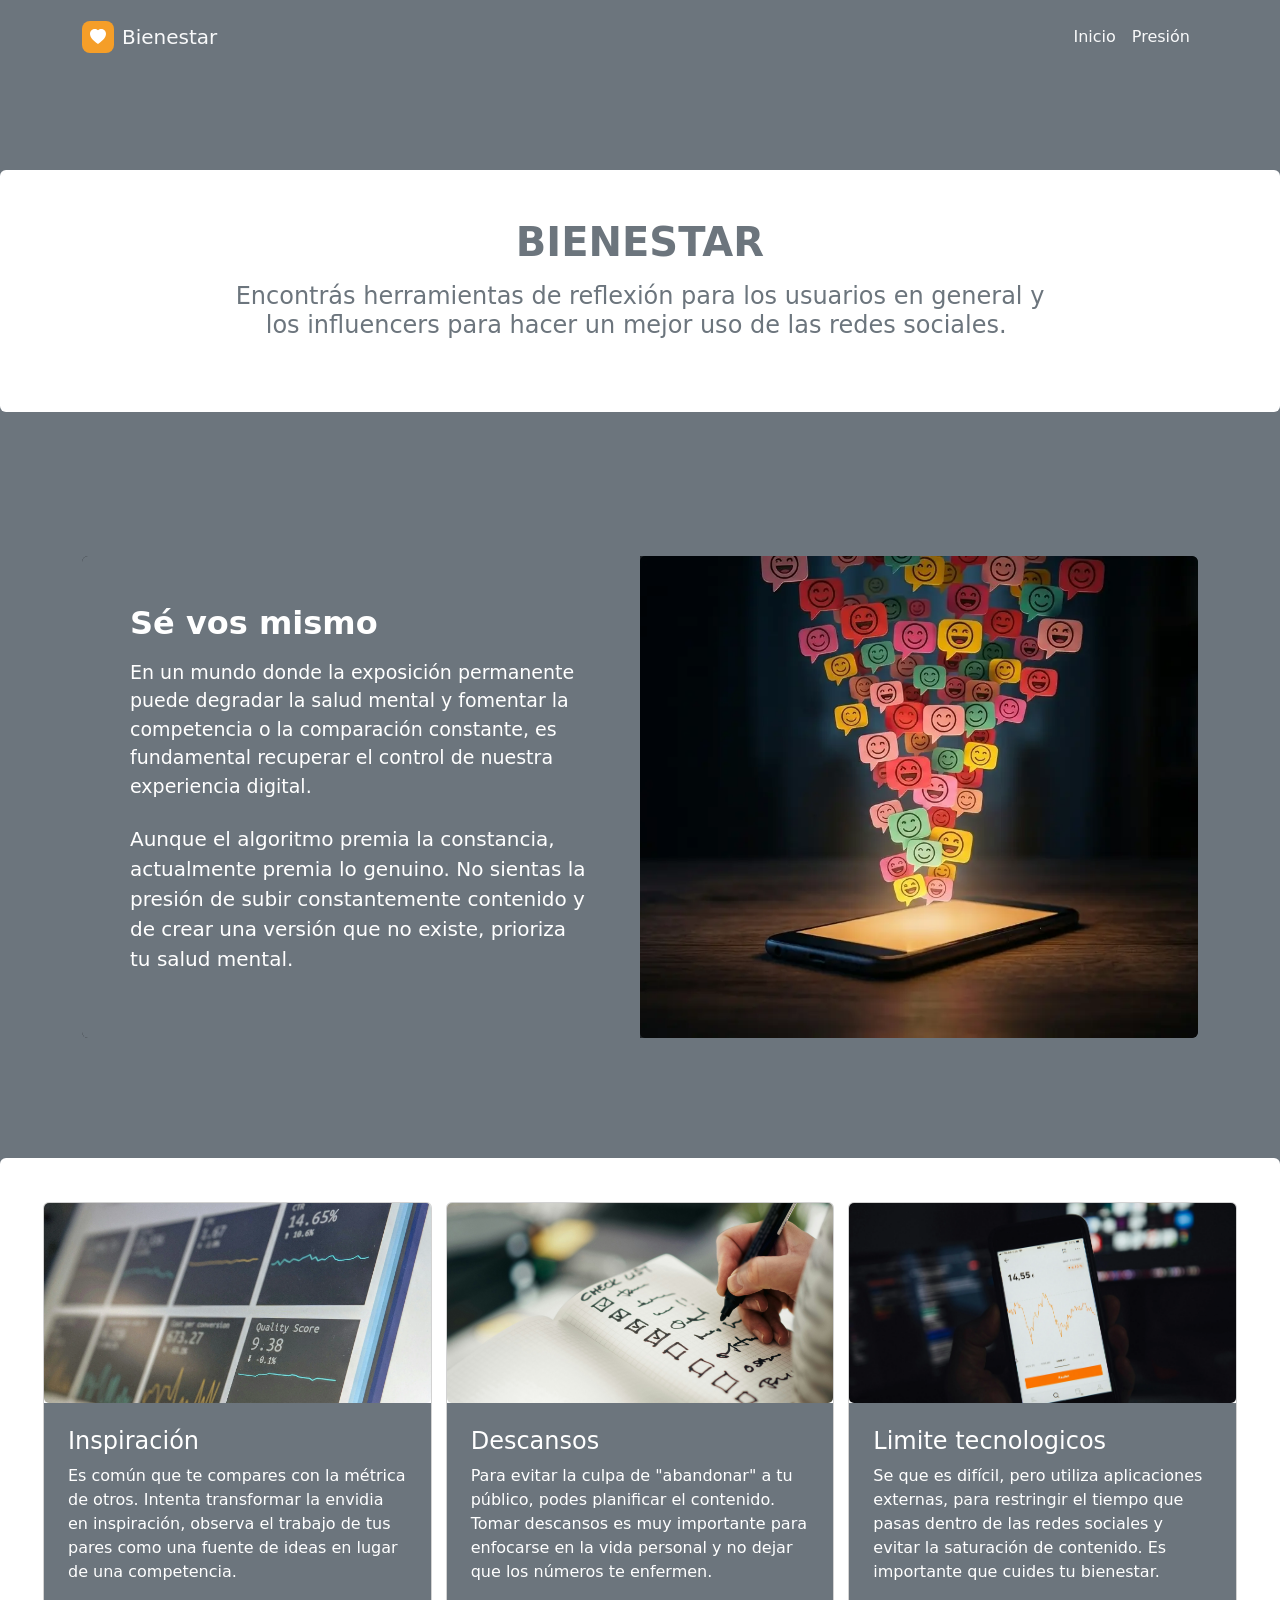
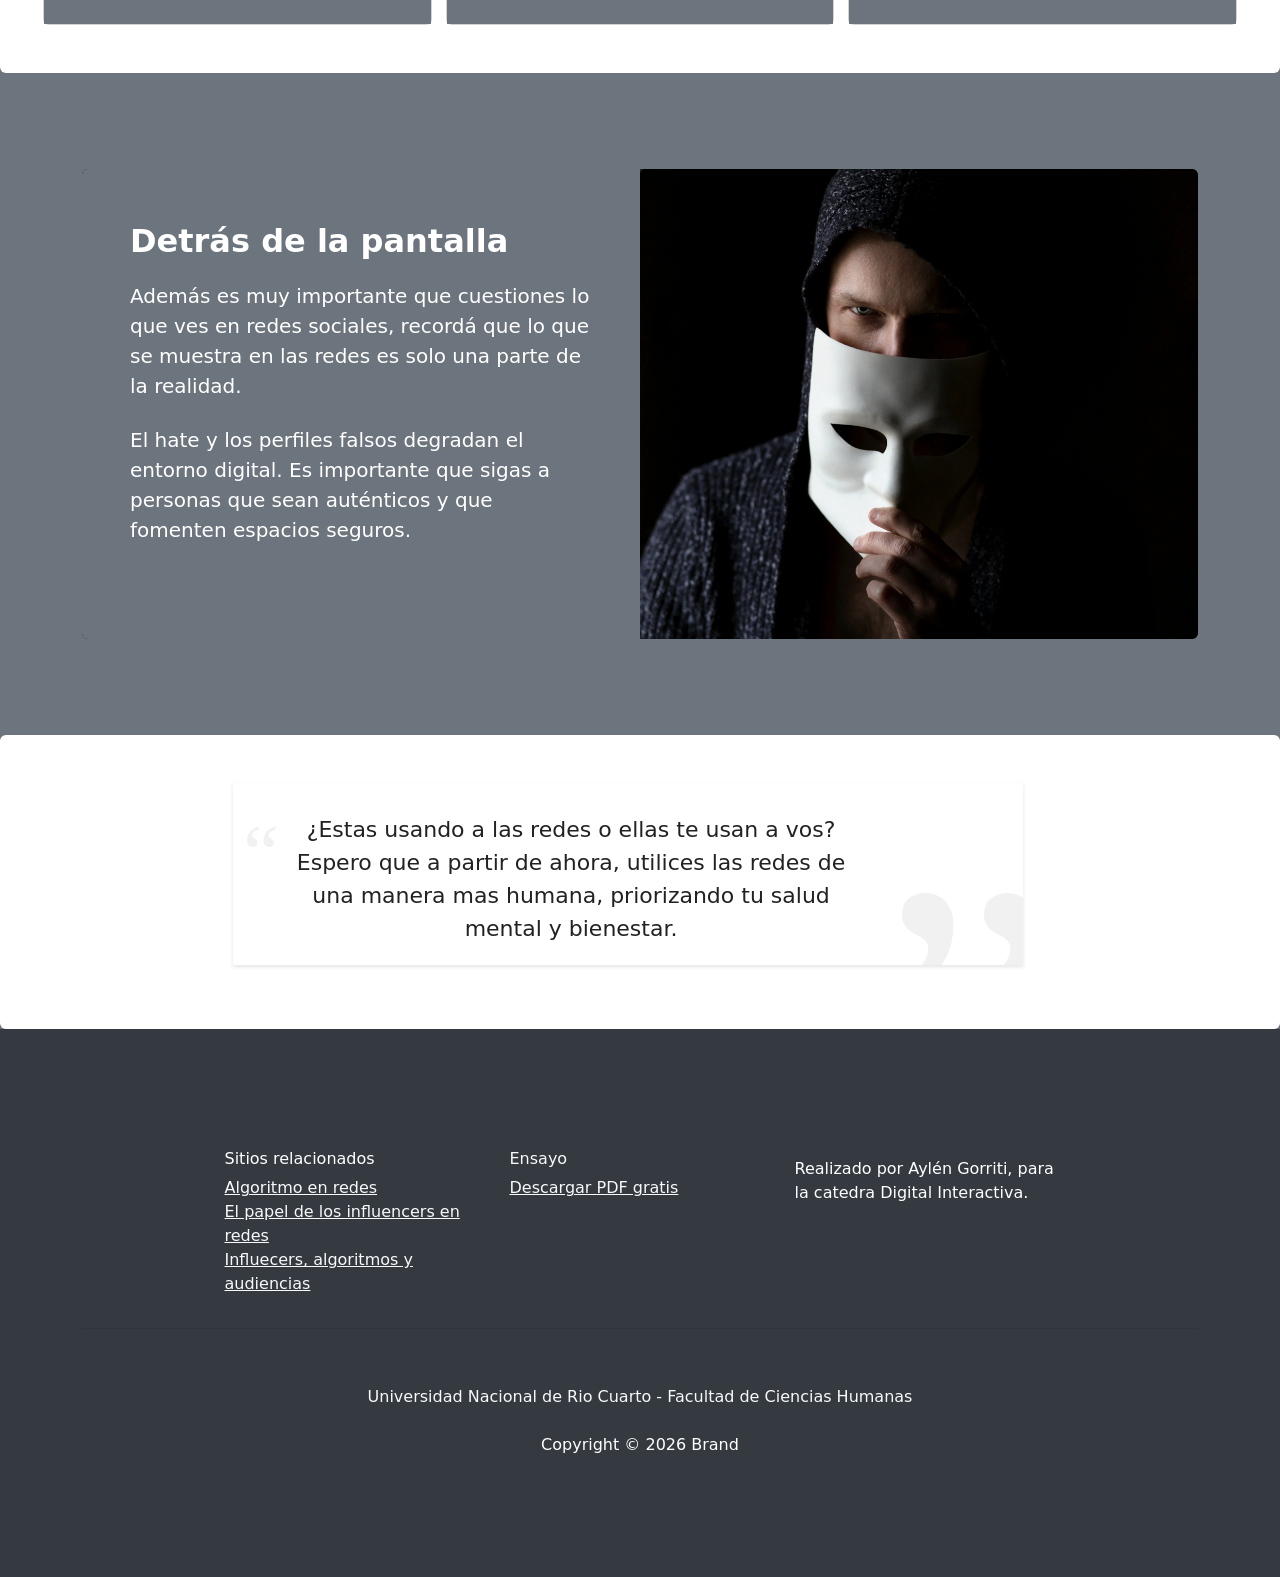
<file: bienestar.html>
<!DOCTYPE html>
<html data-bs-theme="light" lang="en">

<head>
    <meta charset="utf-8">
    <meta name="viewport" content="width=device-width, initial-scale=1.0, shrink-to-fit=no">
    <title>La era de los influencers</title>
    <link rel="icon" type="image/png" sizes="128x128" href="assets/img/fav-128.png">
    <link rel="stylesheet" href="assets/bootstrap/css/bootstrap.min.css">
    <link rel="stylesheet" href="https://fonts.googleapis.com/css?family=Alfa+Slab+One&amp;display=swap">
    <link rel="stylesheet" href="https://fonts.googleapis.com/css?family=Cookie&amp;display=swap">
    <link rel="stylesheet" href="https://fonts.googleapis.com/css?family=Roboto&amp;display=swap">
    <link rel="stylesheet" href="assets/css/bss-overrides.css">
    <link rel="stylesheet" href="assets/css/Animation-Cards-_app.css">
    <link rel="stylesheet" href="assets/css/Animation-Cards.css">
    <link rel="stylesheet" href="assets/css/header-Footer-Clean.css">
    <link rel="stylesheet" href="assets/css/header-Navigation-Clean1.css">
    <link rel="stylesheet" href="assets/css/header.css">
    <link rel="stylesheet" href="assets/css/Navbar-Right-Links-Dark-icons.css">
    <link rel="stylesheet" href="assets/css/News-Cards.css">
    <link rel="stylesheet" href="assets/css/Pretty-Header-.css">
    <link rel="stylesheet" href="assets/css/Quote-Card-quote-card.css">
    <link rel="stylesheet" href="assets/css/Quote-Card.css">
</head>

<body style="background: rgb(108,117,125);">
    <nav class="navbar navbar-expand-md bg-opacity-10 py-3" style="background: var(--bs-secondary);backdrop-filter: opacity(1);-webkit-backdrop-filter: opacity(1);--bs-body-bg: var(--bs-tertiary-color);opacity: 1;">
        <div class="container"><a class="navbar-brand d-flex align-items-center" href="#"><span class="bs-icon-sm bs-icon-rounded bs-icon-primary d-flex justify-content-center align-items-center me-2 bs-icon" style="border-color: rgb(255, 255, 255);border-top-color: rgb(255,;border-right-color: 255,;border-bottom-color: 255);border-left-color: 255,;background: #f59e28;"><svg class="bi bi-heart-fill" xmlns="http://www.w3.org/2000/svg" width="1em" height="1em" fill="currentColor" viewBox="0 0 16 16">
                        <path fill-rule="evenodd" d="M8 1.314C12.438-3.248 23.534 4.735 8 15-7.534 4.736 3.562-3.248 8 1.314"></path>
                    </svg></span><span class="text-light" style="color: var(--bs-dark);--bs-body-color: var(--bs-light);border-color: var(--bs-light);">Bienestar</span></a><button class="navbar-toggler" data-bs-toggle="collapse" data-bs-target="#navcol-2"><span class="visually-hidden">Toggle navigation</span><span class="navbar-toggler-icon"></span></button>
            <div class="collapse navbar-collapse text-opacity-25" id="navcol-2" style="--bs-body-bg: rgba(33, 37, 41, 0.5);">
                <ul class="navbar-nav ms-auto">
                    <li class="nav-item"><a class="nav-link active link-light" href="index.html" style="color: var(--bs-dark);border-color: var(--bs-light);--bs-body-bg: rgba(33, 37, 41, 0.5);">Inicio</a></li>
                    <li class="nav-item"><a class="nav-link link-light" href="presion.html" style="color: var(--bs-dark);">Presión</a></li>
                    <li class="nav-item"></li>
                </ul>
            </div>
        </div>
    </nav>
    <section class="py-4 py-xl-5">
        <div class="text-white bg-primary border rounded border-0 p-4 mt-5 py-5" style="--bs-primary: #ffffff;--bs-primary-rgb: 255,255,255;background: #f8f8f8;">
            <div class="row h-100">
                <div class="col-md-10 col-xl-8 text-center d-flex d-sm-flex d-md-flex justify-content-center align-items-center justify-content-md-start align-items-md-center justify-content-xl-center mx-auto">
                    <div>
                        <h1 class="text-uppercase fw-bold mb-3" style="color: var(--bs-secondary);--bs-light: #f59e28;--bs-light-rgb: 245,158,40;background: var(--bs-navbar-brand-color);">Bienestar</h1>
                        <h4 class="mb-4" style="color: var(--bs-secondary);">Encontrás herramientas de reflexión para los usuarios en general y los influencers para hacer un mejor uso de las redes sociales.&nbsp; </h4>
                    </div>
                </div>
            </div>
        </div>
    </section>
    <section class="py-4 py-xl-5">
        <div class="bg-dark border rounded border-0 border-dark overflow-hidden"></div>
        <section class="py-4 py-xl-5">
            <div class="container">
                <div class="bg-dark border rounded border-0 border-dark overflow-hidden">
                    <div class="row g-0">
                        <div class="col-md-6" style="color: var(--bs-secondary);background: var(--bs-secondary);">
                            <div class="text-white p-4 p-md-5">
                                <h2 class="fw-bold text-white mb-3">Sé vos mismo</h2>
                                <p class="text-white mb-4" style="font-size: 19px;">En un mundo donde la exposición permanente puede degradar la salud mental y fomentar la competencia o la comparación constante, es fundamental recuperar el control de nuestra experiencia digital.&nbsp;</p>
                                <p class="text-white" style="font-size: 20px;">Aunque el algoritmo premia la constancia, actualmente premia lo genuino. No sientas la presión de subir constantemente contenido y de crear una versión que no existe, prioriza tu salud mental.</p>
                            </div>
                        </div>
                        <div class="col-md-6 order-first order-md-last" style="min-height: 250px;"><img class="object-fit-cover w-100 h-100" src="assets/img/Smartphone_with_glowing_speech_b…_202606121000.webp"></div>
                    </div>
                </div>
            </div>
        </section>
        <div class="text-danger-emphasis bg-primary border rounded border-0 p-4 ms-sm-0 ps-sm-5 me-sm-0 pe-sm-5 mt-5 mt-sm-0 pt-sm-0 mb-sm-0 pb-sm-5 py-5" style="--bs-primary: #ffffff;--bs-primary-rgb: 255,255,255;background: var(--bs-warning);color: var(--bs-warning);">
            <div class="row gy-4 row-cols-1 row-cols-md-2 row-cols-xl-3 mt-6">
                <div class="col">
                    <div class="card"><img class="object-fit-cover card-img-top w-100 d-block" style="height: 200px;" src="assets/img/metricasss.webp">
                        <div class="card-body p-4" style="background: var(--bs-secondary);">
                            <h4 class="card-title" style="color: rgb(255,255,255);">Inspiración</h4>
                            <p class="card-text" style="color: rgb(255,255,255);">Es común que te compares con la métrica de otros. Intenta transformar la envidia en inspiración, observa el trabajo de tus pares como una fuente de ideas en lugar de una competencia.&nbsp;</p>
                            <div class="d-flex">
                                <div></div>
                            </div>
                        </div>
                    </div>
                </div>
                <div class="col">
                    <div class="card"><img class="object-fit-cover card-img-top w-100 d-block" style="height: 200px;" src="assets/img/cuaderno%202.jpg">
                        <div class="card-body p-4" style="background: var(--bs-secondary);">
                            <h4 class="card-title" style="color: rgb(255,255,255);">Descansos<a class="link-light" href="# https://youtu.be/tE-Z8nCnxS4"></a><a href="https://youtu.be/tE-Z8nCnxS4"></a></h4>
                            <p class="card-text" style="color: rgb(255,255,255);">Para evitar la culpa de "abandonar" a tu público, podes planificar el contenido. Tomar descansos es muy importante para enfocarse en la vida personal y no dejar que los números te enfermen.&nbsp;</p>
                            <div class="d-flex">
                                <div></div>
                            </div>
                        </div>
                    </div>
                </div>
                <div class="col">
                    <div class="card"><img class="object-fit-cover card-img-top w-100 d-block" style="height: 200px;" src="assets/img/restringir.webp">
                        <div class="card-body p-4" style="background: var(--bs-secondary);">
                            <h4 class="card-title" style="color: rgb(255,255,255);">Limite tecnologicos</h4>
                            <p class="card-text" style="color: rgb(255,255,255);">Se que es difícil, pero utiliza aplicaciones externas, para restringir el tiempo que pasas dentro de las redes sociales y evitar la saturación de contenido. Es importante que cuides tu bienestar.</p>
                            <div class="d-flex"></div>
                        </div>
                    </div>
                </div>
            </div>
        </div>
        <div></div>
    </section>
    <section class="m-0 py-4 py-xl-5">
        <div class="container">
            <div class="bg-dark border rounded border-0 border-dark overflow-hidden">
                <div class="row g-0">
                    <div class="col-md-6" style="border-color: var(--bs-secondary);background: var(--bs-secondary);">
                        <div class="text-white p-4 p-md-5"><strong style="font-size: 32px;">Detrás de la pantalla</strong>
                            <h2 class="fw-bold text-white mb-3" style="font-size: 28px;"></h2>
                            <p class="mb-4" style="font-size: 20px;">Además es muy importante que cuestiones lo que ves en redes sociales, recordá que lo que se muestra en las redes es solo una parte de la realidad.&nbsp;&nbsp;</p>
                            <p style="font-size: 20px;">El hate y los perfiles falsos degradan el entorno digital. Es importante que sigas a personas que sean auténticos y que fomenten espacios seguros.<br><br></p>
                            <div class="my-3"></div>
                        </div>
                    </div>
                    <div class="col-md-6 order-first order-md-last" style="min-height: 250px;"><img class="object-fit-cover w-100 h-100" src="assets/img/mascara.webp"></div>
                </div>
            </div>
        </div>
    </section>
    <div class="text-white bg-primary border rounded border-0 p-4 mt-5 mb-sm-0 py-5" style="background: var(--bs-light);--bs-primary: #ffffff;--bs-primary-rgb: 255,255,255;">
        <div class="row h-100">
            <div class="col-md-10 col-xl-8 text-center d-flex d-sm-flex d-md-flex justify-content-center align-items-center justify-content-md-start align-items-md-center justify-content-xl-center mx-auto"><blockquote class="quote-card">
<cite></cite>    

    <p>¿Estas usando a las redes o ellas te usan a vos? Espero que a partir de ahora, utilices las redes de una manera mas humana, priorizando tu salud mental y bienestar.
</p>

            </blockquote>
                <div>
                    <p class="mb-4"></p>
                </div><strong class="me-0 pe-4" style="font-size: 18px;"></strong>
            </div>
        </div>
    </div>
    <footer class="text-center bg-body py-6" data-bs-theme="light" style="background: linear-gradient(var(--bs-gray-800), var(--bs-gray-800)), var(--bs-secondary);color: rgb(33, 37, 41);">
        <footer class="text-body bg-body" style="background: linear-gradient(var(--bs-gray-800), var(--bs-gray-800));">
            <div class="container py-4 py-lg-5">
                <div class="row justify-content-center">
                    <div class="col-sm-4 col-md-3 text-center text-lg-start d-flex flex-column">
                        <h3 class="fs-6 text-white">Sitios relacionados</h3>
                        <ul class="list-unstyled">
                            <li><a class="link-light" href="https://metricool.com/es/algoritmo-redes-sociales/" target="_blank">Algoritmo en redes</a></li>
                            <li><a class="link-light" href="https://www.sciencedirect.com/science/article/pii/S2666954425000389" target="_blank">El papel de los influencers en redes</a></li>
                            <li><a class="link-light" href="https://tikinauta.com/blog/influencers-algoritmos-y-audiencias-la-crisis-del-contenido-digital/" target="_blank">Influecers, algoritmos y audiencias</a></li>
                        </ul>
                    </div>
                    <div class="col-sm-4 col-md-3 text-center text-lg-start d-flex flex-column">
                        <h3 class="fs-6 text-light">Ensayo</h3><a class="link-light" href="https://drive.google.com/drive/folders/1m4sBrrdAAa-odf1s3S4BxmB4iE9Z6uvN?usp=drive_link" target="_blank">Descargar PDF gratis</a>
                        <ul class="list-unstyled">
                            <li></li>
                        </ul>
                    </div>
                    <div class="col-lg-3 text-center text-lg-start d-flex flex-column align-items-center order-first align-items-lg-start order-lg-last">
                        <div class="fw-bold d-flex align-items-center mb-2"></div>
                        <p class="text-white">Realizado por Aylén Gorriti, para la catedra Digital Interactiva.</p>
                    </div>
                </div>
                <hr>
                <div class="d-flex justify-content-between align-items-center pt-3">
                    <ul class="list-inline mb-0"></ul>
                </div>
                <p class="text-white mb-0"><br><span style="color: rgb(248, 249, 250);">Universidad Nacional de Rio Cuarto - Facultad de Ciencias Humanas</span><br><br></p>
                <p class="text-white mb-0">Copyright © 2026 Brand</p>
            </div>
        </footer>
    </footer>
    <script src="assets/bootstrap/js/bootstrap.min.js"></script>
</body>

</html>
</file>
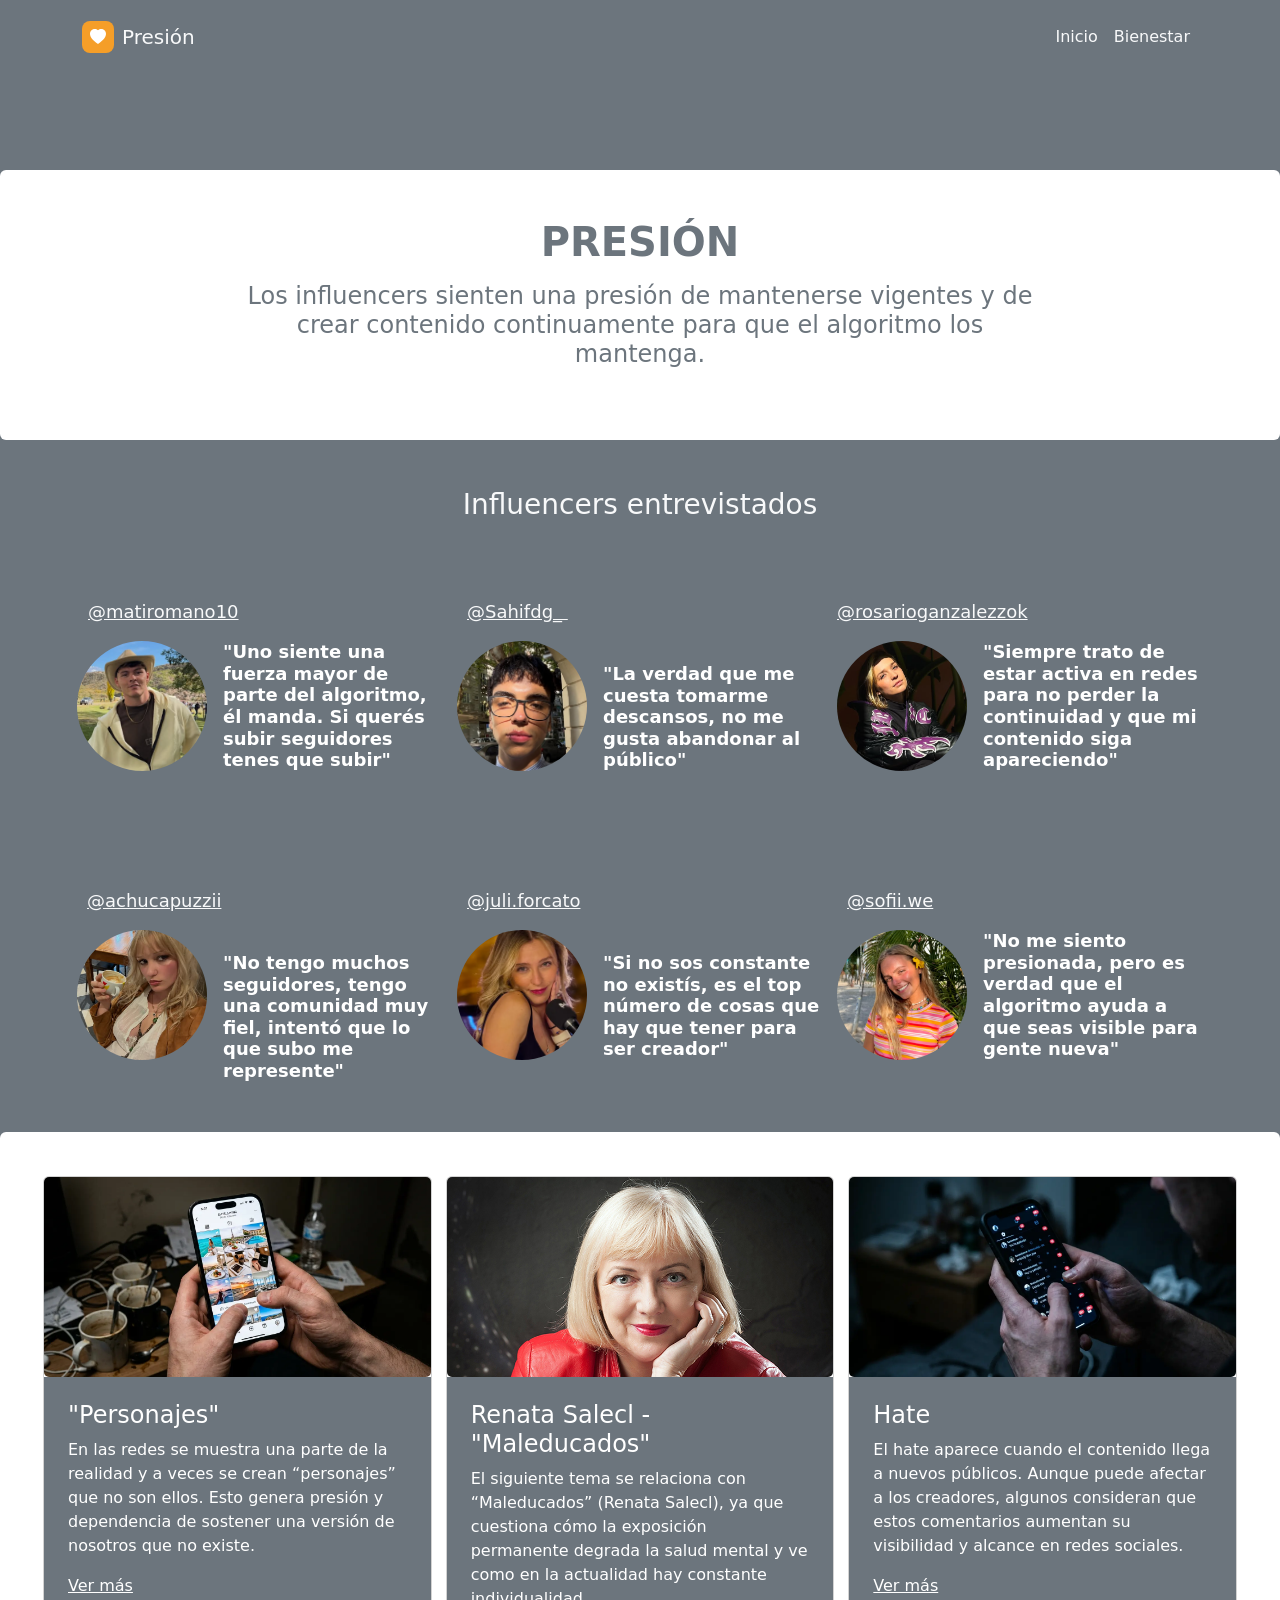
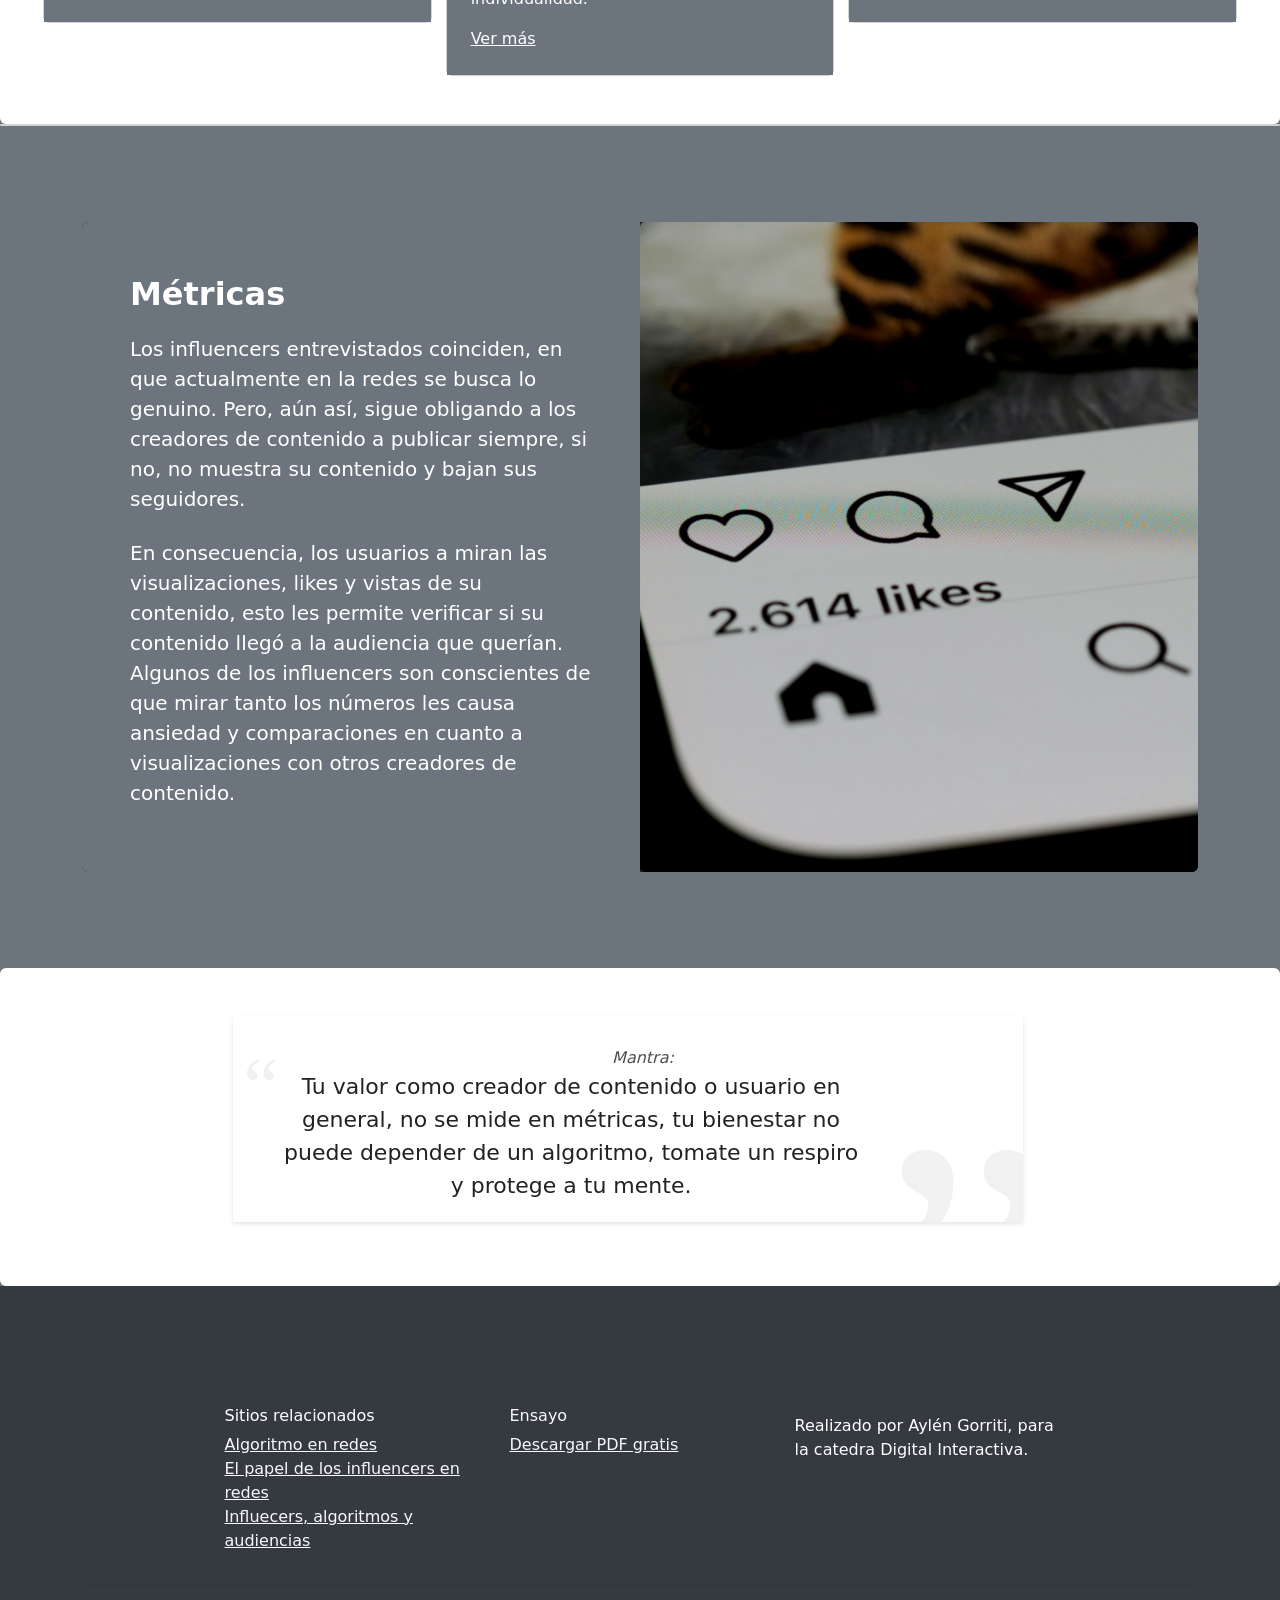
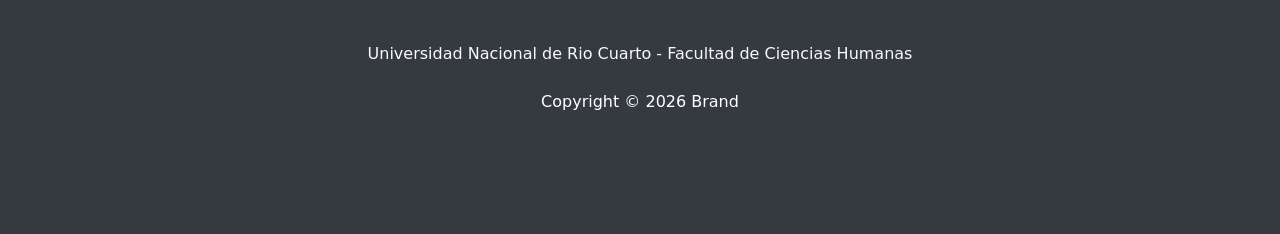
<file: presion.html>
<!DOCTYPE html>
<html data-bs-theme="light" lang="en">

<head>
    <meta charset="utf-8">
    <meta name="viewport" content="width=device-width, initial-scale=1.0, shrink-to-fit=no">
    <title>La era de los influencers</title>
    <link rel="icon" type="image/png" sizes="128x128" href="assets/img/fav-128.png">
    <link rel="stylesheet" href="assets/bootstrap/css/bootstrap.min.css">
    <link rel="stylesheet" href="https://fonts.googleapis.com/css?family=Alfa+Slab+One&amp;display=swap">
    <link rel="stylesheet" href="https://fonts.googleapis.com/css?family=Cookie&amp;display=swap">
    <link rel="stylesheet" href="https://fonts.googleapis.com/css?family=Roboto&amp;display=swap">
    <link rel="stylesheet" href="assets/css/bss-overrides.css">
    <link rel="stylesheet" href="assets/css/Animation-Cards-_app.css">
    <link rel="stylesheet" href="assets/css/Animation-Cards.css">
    <link rel="stylesheet" href="assets/css/header-Footer-Clean.css">
    <link rel="stylesheet" href="assets/css/header-Navigation-Clean1.css">
    <link rel="stylesheet" href="assets/css/header.css">
    <link rel="stylesheet" href="assets/css/Navbar-Right-Links-Dark-icons.css">
    <link rel="stylesheet" href="assets/css/News-Cards.css">
    <link rel="stylesheet" href="assets/css/Pretty-Header-.css">
    <link rel="stylesheet" href="assets/css/Quote-Card-quote-card.css">
    <link rel="stylesheet" href="assets/css/Quote-Card.css">
</head>

<body style="background: rgb(108,117,125);">
    <nav class="navbar navbar-expand-md bg-opacity-10 py-3" style="background: var(--bs-secondary);backdrop-filter: opacity(1);-webkit-backdrop-filter: opacity(1);--bs-body-bg: var(--bs-tertiary-color);opacity: 1;">
        <div class="container"><a class="navbar-brand d-flex align-items-center" href="#"><span class="bs-icon-sm bs-icon-rounded bs-icon-primary d-flex justify-content-center align-items-center me-2 bs-icon" style="border-color: rgb(255, 255, 255);border-top-color: rgb(255,;border-right-color: 255,;border-bottom-color: 255);border-left-color: 255,;background: #f59e28;"><svg class="bi bi-heart-fill" xmlns="http://www.w3.org/2000/svg" width="1em" height="1em" fill="currentColor" viewBox="0 0 16 16">
                        <path fill-rule="evenodd" d="M8 1.314C12.438-3.248 23.534 4.735 8 15-7.534 4.736 3.562-3.248 8 1.314"></path>
                    </svg></span><span class="text-light" style="color: var(--bs-dark);--bs-body-color: var(--bs-light);border-color: var(--bs-light);">Presión</span></a><button class="navbar-toggler" data-bs-toggle="collapse" data-bs-target="#navcol-2"><span class="visually-hidden">Toggle navigation</span><span class="navbar-toggler-icon"></span></button>
            <div class="collapse navbar-collapse text-opacity-25" id="navcol-2" style="--bs-body-bg: rgba(33, 37, 41, 0.5);">
                <ul class="navbar-nav ms-auto">
                    <li class="nav-item"><a class="nav-link active link-light" href="index.html" style="color: var(--bs-dark);border-color: var(--bs-light);--bs-body-bg: rgba(33, 37, 41, 0.5);">Inicio</a></li>
                    <li class="nav-item"><a class="nav-link link-light" href="bienestar.html" style="color: var(--bs-dark);">Bienestar</a></li>
                    <li class="nav-item"></li>
                </ul>
            </div>
        </div>
    </nav>
    <section class="py-4 py-xl-5">
        <div class="text-white bg-primary border rounded border-0 p-4 mt-5 py-5" style="--bs-primary: #ffffff;--bs-primary-rgb: 255,255,255;background: #465569;">
            <div class="row h-100">
                <div class="col-md-10 col-xl-8 text-center d-flex d-sm-flex d-md-flex justify-content-center align-items-center justify-content-md-start align-items-md-center justify-content-xl-center mx-auto">
                    <div>
                        <h1 class="text-uppercase fw-bold mb-3" style="color: var(--bs-secondary);--bs-light: #f59e28;--bs-light-rgb: 245,158,40;background: var(--bs-navbar-brand-color);border-color: var(--bs-secondary);">PRESIÓN</h1>
                        <h4 class="mb-4" style="color: var(--bs-secondary);">Los influencers&nbsp;sienten una presión de mantenerse vigentes y de crear contenido continuamente para que el algoritmo los mantenga. </h4>
                    </div>
                </div>
            </div>
        </div>
        <div class="container py-4 py-xl-5">
            <div class="row mb-5">
                <div class="col-md-8 col-xl-6 text-center mx-auto">
                    <h3 class="text-light" style="--bs-primary: #ffffff;--bs-primary-rgb: 255,255,255;">Influencers entrevistados</h3>
                </div>
            </div>
            <div class="row gy-4 row-cols-1 row-cols-md-2 row-cols-lg-3">
                <div class="col">
                    <p><a class="link-light" href="https://www.instagram.com/matiromano10/" target="_blank" style="font-size: -95;padding: 48px;margin: -45px;"></a><a class="link-light" href="https://www.instagram.com/matiromano10/" style="font-size: 18px;margin: 5px;" target="_blank">@matiromano10</a></p>
                    <div class="card border-0 shadow-none">
                        <div class="card-body d-flex align-items-center p-0" style="border-color: rgb(33, 37, 41);border-top-color: rgb(33,;border-right-color: 37,;border-bottom-color: 41);border-left-color: 37,;background: rgb(108,117,125);"><img class="object-fit-cover rounded-circle flex-shrink-0 me-3" width="130" height="130" src="assets/img/mati%20romano.png">
                            <div>
                                <h5 class="fw-bold text-primary mb-0" style="--bs-primary: #ffffff;--bs-primary-rgb: 255,255,255;font-size: 18px;height: 86;">"Uno siente una fuerza mayor de parte del algoritmo, él manda. Si querés subir seguidores tenes que subir"<a href="https://www.instagram.com/matiromano10/"></a></h5>
                            </div>
                        </div>
                    </div>
                </div>
                <div class="col">
                    <p><a class="link-light" href="https://www.instagram.com/sahidg_/" target="_blank" style="margin: 10px;font-size: 18px;">@Sahifdg_&nbsp;</a></p>
                    <div class="card border-0 shadow-none">
                        <div class="card-body d-flex align-items-center p-0" style="background: rgb(108,117,125);"><img class="object-fit-cover rounded-circle flex-shrink-0 me-3" width="130" height="130" src="assets/img/shaif.jpg">
                            <h5 class="fw-bold text-primary mb-0 card-title" style="--bs-primary: #ffffff;--bs-primary-rgb: 255,255,255;font-size: 18px;height: 86px;">"La verdad que me cuesta tomarme descansos, no me gusta abandonar al público"</h5>
                            <div></div>
                        </div>
                    </div>
                </div>
                <div class="col">
                    <p class="text-light"><a class="link-light" href="https://www.instagram.com/rosariogonzalezzok/" target="_blank" style="margin: 27çpx;font-size: 18px;">@rosarioganzalezzok</a></p>
                    <div class="card border-0 shadow-none">
                        <div class="card-body d-flex align-items-center p-0" style="background: rgb(108,117,125);"><img class="object-fit-cover rounded-circle flex-shrink-0 me-3" width="130" height="130" src="assets/img/Captura%20de%20pantalla%202026-06-12%20183421.png">
                            <div>
                                <h5 class="fw-bold text-primary mb-0" style="color: var(--bs-light);--bs-primary: #ffffff;--bs-primary-rgb: 255,255,255;font-size: 18px;height: 86;">"Siempre trato de estar activa en redes para no perder la continuidad y que mi contenido siga apareciendo"</h5>
                            </div>
                        </div>
                    </div>
                </div>
            </div>
        </div>
        <div class="container py-4 py-xl-5">
            <div class="row gy-4 row-cols-1 row-cols-md-2 row-cols-lg-3">
                <div class="col">
                    <p><a class="link-light" href="https://www.instagram.com/achucapuzzii/" target="_blank" style="margin: 10px;font-size: 18px;">@achucapuzzii</a></p>
                    <div class="card border-0 shadow-none">
                        <div class="card-body d-flex align-items-center p-0" style="background: rgb(108,117,125);"><img class="object-fit-cover rounded-circle flex-shrink-0 me-3" width="130" height="130" src="assets/img/achu.png">
                            <div>
                                <h5 class="fw-bold text-primary mb-0" style="--bs-primary: #ffffff;--bs-primary-rgb: 255,255,255;font-size: 18px;height: 86px;">"No tengo muchos seguidores, tengo una comunidad muy fiel, intentó que lo que subo me represente"</h5>
                            </div>
                        </div>
                    </div>
                </div>
                <div class="col">
                    <p><a class="link-light" href="https://www.instagram.com/juli.forcato/" target="_blank" style="margin: 10px;font-size: 18px;">@juli.forcato</a></p>
                    <div class="card border-0 shadow-none">
                        <div class="card-body d-flex align-items-center p-0" style="background: rgb(108,117,125);"><img class="object-fit-cover rounded-circle flex-shrink-0 me-3" width="130" height="130" src="assets/img/juli%20f.webp">
                            <div>
                                <h5 class="fw-bold text-primary mb-0" style="--bs-primary: #ffffff;--bs-primary-rgb: 255,255,255;font-size: 18px;height: 86px;">"Si no sos constante no existís, es el top número de cosas que hay que tener para ser creador"</h5>
                            </div>
                        </div>
                    </div>
                </div>
                <div class="col">
                    <p><a class="link-light" href="https://www.instagram.com/sofii.we/" target="_blank" style="margin: 10px;font-size: 18px;">@sofii.we</a></p>
                    <div class="card border-0 shadow-none">
                        <div class="card-body d-flex align-items-center p-0" style="background: rgb(108,117,125);"><img class="object-fit-cover rounded-circle flex-shrink-0 me-3" width="130" height="130" src="assets/img/sofiwe.png">
                            <div>
                                <h5 class="fw-bold text-primary mb-0" style="--bs-primary: #ffffff;--bs-primary-rgb: 255,255,255;font-size: 18px;height: 86;">"No me siento presionada, pero es verdad que el algoritmo ayuda a que seas visible para gente nueva"</h5>
                            </div>
                        </div>
                    </div>
                </div>
            </div>
        </div>
    </section>
    <div class="text-danger-emphasis bg-primary border rounded border-0 p-4 ms-sm-0 ps-sm-5 me-sm-0 pe-sm-5 mt-5 mt-sm-0 pt-sm-0 mb-sm-0 pb-sm-5 py-5" style="--bs-primary: #ffffff;--bs-primary-rgb: 255,255,255;background: var(--bs-warning);color: var(--bs-warning);">
        <div class="row gy-4 row-cols-1 row-cols-md-2 row-cols-xl-3">
            <div class="col">
                <div class="card"><img class="object-fit-cover card-img-top w-100 d-block" style="height: 200px;" src="assets/img/Hands_holding_smartphone_social_…_202606120944.webp">
                    <div class="card-body p-4" style="background: var(--bs-secondary);">
                        <h4 class="card-title" style="color: rgb(255,255,255);">"Personajes"</h4>
                        <p class="card-text" style="color: rgb(255,255,255);">En las redes se muestra una parte de la realidad y a veces se crean “personajes” que no son ellos. Esto genera presión y dependencia de sostener una versión de nosotros que no existe.&nbsp;</p>
                        <div class="d-flex">
                            <div></div>
                        </div><a href="https://globaltyapsicologos.com/lo-que-esconde-la-falsa-realidad-tras-las-redes-sociales/" target="_blank" style="color: rgb(255,255,255);">Ver más</a>
                    </div>
                </div>
            </div>
            <div class="col">
                <div class="card"><img class="object-fit-cover card-img-top w-100 d-block" style="height: 200px;" src="assets/img/Renata-Salecl_Hero-image900x339px.jpg">
                    <div class="card-body p-4" style="background: var(--bs-secondary);">
                        <h4 class="card-title" style="color: rgb(255,255,255);">R<a class="link-light" href="# https://youtu.be/tE-Z8nCnxS4"></a>en<a href="https://youtu.be/tE-Z8nCnxS4"></a>ata Salecl - "Maleducados"</h4>
                        <p class="card-text" style="color: rgb(255,255,255);">El siguiente tema se relaciona con “Maleducados” (Renata Salecl), ya que cuestiona cómo la exposición permanente degrada la salud mental y ve como en la actualidad hay constante individualidad.</p>
                        <div class="d-flex">
                            <div></div>
                        </div><a href="https://youtu.be/tE-Z8nCnxS4" style="color: rgb(255,255,255);" target="_blank">Ver más</a>
                    </div>
                </div>
            </div>
            <div class="col">
                <div class="card"><img class="object-fit-cover card-img-top w-100 d-block" style="height: 200px;" src="assets/img/Hands_holding_smartphone_dark_room_202606120948.webp">
                    <div class="card-body p-4" style="background: var(--bs-secondary);">
                        <h4 class="card-title" style="color: rgb(255,255,255);">Hate</h4>
                        <p class="card-text" style="color: rgb(255,255,255);">El hate aparece cuando el contenido llega a nuevos públicos. Aunque puede afectar a los creadores, algunos consideran que estos comentarios aumentan su visibilidad y alcance en redes sociales.</p>
                        <div class="d-flex"></div><a href="https://etic.fundaciondn.org/trolls-haters-internet" style="color: rgb(255,255,255);" target="_blank">Ver más</a>
                    </div>
                </div>
            </div>
        </div>
    </div>
    <div class="card"></div>
    <div class="container">
        <div class="row">
            <div class="col-md-12 me-0 px-0">
                <div class="fs-5 text-white bg-primary border rounded border-0 ms-0 ps-0 pe-4 pt-0 mb-0 pb-0" style="--bs-primary: #384d63;--bs-primary-rgb: 56,77,99;"></div>
            </div>
        </div>
    </div>
    <section class="m-5 py-4 py-xl-5">
        <div class="container">
            <div class="bg-dark border rounded border-0 border-dark overflow-hidden">
                <div class="row g-0">
                    <div class="col-md-6" style="border-color: var(--bs-secondary);background: var(--bs-secondary);">
                        <div class="text-white p-4 p-md-5"><strong style="font-size: 32px;">Métricas</strong>
                            <h2 class="fw-bold text-white mb-3" style="font-size: 28px;"></h2>
                            <p class="mb-4" style="font-size: 20px;">Los influencers entrevistados coinciden, en que actualmente en la redes se busca lo genuino. Pero, aún así, sigue obligando a los creadores de contenido a publicar siempre, si no, no muestra su contenido y bajan sus seguidores. </p>
                            <p style="font-size: 20px;">En consecuencia, los usuarios a miran las visualizaciones, likes y vistas de su contenido, esto les permite verificar si su contenido llegó a la audiencia que querían. Algunos de los influencers son conscientes de que mirar tanto los números les causa ansiedad y comparaciones en cuanto a visualizaciones con otros creadores de contenido.</p>
                            <div class="my-3"></div>
                        </div>
                    </div>
                    <div class="col-md-6 order-first order-md-last" style="min-height: 250px;"><img class="object-fit-cover w-100 h-100" src="assets/img/brett-jordan-5raGYibuitU-unsplash.webp"></div>
                </div>
            </div>
        </div>
    </section>
    <div class="text-white bg-primary border rounded border-0 p-4 mt-5 py-5" style="background: var(--bs-light);--bs-primary: #ffffff;--bs-primary-rgb: 255,255,255;">
        <div class="row h-100">
            <div class="col-md-10 col-xl-8 text-center d-flex d-sm-flex d-md-flex justify-content-center align-items-center justify-content-md-start align-items-md-center justify-content-xl-center mx-auto"><blockquote class="quote-card">
<cite>Mantra:</cite>    

    <p>Tu valor como creador de contenido o usuario en general, no se mide en métricas, tu bienestar no puede depender de un algoritmo, tomate un respiro y protege a tu mente.
</p>

            </blockquote>
                <div>
                    <p class="mb-4"></p>
                </div><strong class="me-0 pe-4" style="font-size: 18px;"></strong>
            </div>
        </div>
    </div>
    <footer class="text-center bg-body py-6" data-bs-theme="light" style="background: linear-gradient(var(--bs-gray-800), var(--bs-gray-800)), var(--bs-secondary);color: rgb(33, 37, 41);">
        <footer class="text-body bg-body" style="background: linear-gradient(var(--bs-gray-800), var(--bs-gray-800));">
            <div class="container py-4 py-lg-5">
                <div class="row justify-content-center">
                    <div class="col-sm-4 col-md-3 text-center text-lg-start d-flex flex-column">
                        <h3 class="fs-6 text-white">Sitios relacionados</h3>
                        <ul class="list-unstyled">
                            <li><a class="link-light" href="https://metricool.com/es/algoritmo-redes-sociales/" target="_blank">Algoritmo en redes</a></li>
                            <li><a class="link-light" href="https://www.sciencedirect.com/science/article/pii/S2666954425000389" target="_blank">El papel de los influencers en redes</a></li>
                            <li><a class="link-light" href="https://tikinauta.com/blog/influencers-algoritmos-y-audiencias-la-crisis-del-contenido-digital/" target="_blank">Influecers, algoritmos y audiencias</a></li>
                        </ul>
                    </div>
                    <div class="col-sm-4 col-md-3 text-center text-lg-start d-flex flex-column">
                        <h3 class="fs-6 text-light">Ensayo</h3><a class="link-light" href="https://drive.google.com/drive/folders/1m4sBrrdAAa-odf1s3S4BxmB4iE9Z6uvN?usp=drive_link" target="_blank">Descargar PDF gratis</a>
                        <ul class="list-unstyled">
                            <li></li>
                        </ul>
                    </div>
                    <div class="col-lg-3 text-center text-lg-start d-flex flex-column align-items-center order-first align-items-lg-start order-lg-last">
                        <div class="fw-bold d-flex align-items-center mb-2"></div>
                        <p class="text-white">Realizado por Aylén Gorriti, para la catedra Digital Interactiva.</p>
                    </div>
                </div>
                <hr>
                <div class="d-flex justify-content-between align-items-center pt-3">
                    <ul class="list-inline mb-0"></ul>
                </div>
                <p class="text-white mb-0"><br><span style="color: rgb(248, 249, 250);">Universidad Nacional de Rio Cuarto - Facultad de Ciencias Humanas</span><br><br></p>
                <p class="text-white mb-0">Copyright © 2026 Brand</p>
            </div>
        </footer>
    </footer>
    <script src="assets/bootstrap/js/bootstrap.min.js"></script>
</body>

</html>
</file>
<file: assets/css/bss-overrides.css>
.m-0 {
  margin: 0!important;
}

.m-5 {
  margin: 3rem!important;
}

.mx-auto {
  margin-right: auto!important;
  margin-left: auto!important;
}

.my-3 {
  margin-top: 1rem!important;
  margin-bottom: 1rem!important;
}

.mt-0 {
  margin-top: 0!important;
}

.mt-5 {
  margin-top: 3rem!important;
}

.mt-6 {
  margin-top: 4.5rem !important;
}

.me-0 {
  margin-right: 0!important;
}

.me-2 {
  margin-right: .5rem!important;
}

.me-3 {
  margin-right: 1rem!important;
}

.mb-0 {
  margin-bottom: 0!important;
}

.mb-2 {
  margin-bottom: .5rem!important;
}

.mb-3 {
  margin-bottom: 1rem!important;
}

.mb-4 {
  margin-bottom: 1.5rem!important;
}

.mb-5 {
  margin-bottom: 3rem!important;
}

.ms-0 {
  margin-left: 0!important;
}

.ms-auto {
  margin-left: auto!important;
}

.p-0 {
  padding: 0!important;
}

.p-4 {
  padding: 1.5rem!important;
}

.px-0 {
  padding-right: 0!important;
  padding-left: 0!important;
}

.py-3 {
  padding-top: 1rem!important;
  padding-bottom: 1rem!important;
}

.py-4 {
  padding-top: 1.5rem!important;
  padding-bottom: 1.5rem!important;
}

.py-5 {
  padding-top: 3rem!important;
  padding-bottom: 3rem!important;
}

.py-6 {
  padding-top: 4.5rem !important;
  padding-bottom: 4.5rem !important;
}

.pt-0 {
  padding-top: 0!important;
}

.pt-3 {
  padding-top: 1rem!important;
}

.pe-4 {
  padding-right: 1.5rem!important;
}

.pb-0 {
  padding-bottom: 0!important;
}

.ps-0 {
  padding-left: 0!important;
}

@media (min-width:576px) {
  .mt-sm-0 {
    margin-top: 0!important;
  }
}

@media (min-width:576px) {
  .me-sm-0 {
    margin-right: 0!important;
  }
}

@media (min-width:576px) {
  .mb-sm-0 {
    margin-bottom: 0!important;
  }
}

@media (min-width:576px) {
  .ms-sm-0 {
    margin-left: 0!important;
  }
}

@media (min-width:576px) {
  .pt-sm-0 {
    padding-top: 0!important;
  }
}

@media (min-width:576px) {
  .pe-sm-5 {
    padding-right: 3rem!important;
  }
}

@media (min-width:576px) {
  .pb-sm-5 {
    padding-bottom: 3rem!important;
  }
}

@media (min-width:576px) {
  .ps-sm-5 {
    padding-left: 3rem!important;
  }
}

@media (min-width:768px) {
  .p-md-5 {
    padding: 3rem!important;
  }
}

@media (min-width:992px) {
  .py-lg-5 {
    padding-top: 3rem!important;
    padding-bottom: 3rem!important;
  }
}

@media (min-width:1200px) {
  .py-xl-5 {
    padding-top: 3rem!important;
    padding-bottom: 3rem!important;
  }
}
</file>
<file: assets/css/Animation-Cards-_app.css>
.card-header {
  height: 200px;
  background-color: orange;
}

#download-icon {
  font-size: 30px;
  color: black;
  opacity: 0.4;
}

#heading-card {
  margin-top: 40px;
  font-size: 45px;
}

.cardheader-text {
  color: #fff;
}

.card-text.sub-text-color {
  color: #8c8c8c;
}

.card-text:last-child {
  font-size: 30px;
  color: #595959;
}

#cardheader-subtext {
  font-size: 20px;
}

.card.cards-shadown {
  box-shadow: 2px 2px 30px #aaaaaa;
}

.row.space-rows {
  margin: 40px;
}

.col {
  padding: 20px 7px 0px 7px;
}

.card.cards-shadown.cards-hover:hover {
  -webkit-transform: scale(1.1);
  -moz-transform: scale(1.1);
  -o-transform: scale(1.1);
  -ms-transform: scale(1.1);
  transform: scale(1.1);
  z-index: 99;
}

.card-header:first-child:hover {
  background-color: #ffb366;
}
</file>
<file: assets/css/Animation-Cards.css>
.card-header {
  height: 200px;
  background-color: orange;
}

#download-icon {
  font-size: 30px;
  color: black;
  opacity: 0.4;
}

#heading-card {
  margin-top: 40px;
  font-size: 45px;
}

.cardheader-text {
  color: #fff;
}

.card-text.sub-text-color {
  color: #8c8c8c;
}

.card-text:last-child {
  font-size: 30px;
  color: #595959;
}

#cardheader-subtext {
  font-size: 20px;
}

.card.cards-shadown {
  box-shadow: 2px 2px 30px #aaaaaa;
}

.row.space-rows {
  margin: 40px;
}

.col {
  padding: 20px 7px 0px 7px;
}

.card.cards-shadown.cards-hover:hover {
  -webkit-transform: scale(1.1);
  -moz-transform: scale(1.1);
  -o-transform: scale(1.1);
  -ms-transform: scale(1.1);
  transform: scale(1.1);
  z-index: 99;
}

.card-header:first-child:hover {
  background-color: #ffb366;
}

body {
}
</file>
<file: assets/css/header-Footer-Clean.css>
.footer-clean {
  padding: 50px 0;
  background-color: #fff;
  color: #4b4c4d;
}

.footer-clean h3 {
  margin-top: 0;
  margin-bottom: 12px;
  font-weight: bold;
  font-size: 16px;
}

.footer-clean ul {
  padding: 0;
  list-style: none;
  line-height: 1.6;
  font-size: 14px;
  margin-bottom: 0;
}

.footer-clean ul a {
  color: inherit;
  text-decoration: none;
  opacity: 0.8;
}

.footer-clean ul a:hover {
  opacity: 1;
}

.footer-clean .item.social {
  text-align: right;
}

@media (max-width:767px) {
  .footer-clean .item {
    text-align: center;
    padding-bottom: 20px;
  }
}

@media (max-width:991px) {
  .footer-clean .item.social {
    text-align: center;
  }
}

.footer-clean .item.social > a {
  font-size: 24px;
  width: 40px;
  height: 40px;
  line-height: 40px;
  display: inline-block;
  text-align: center;
  border-radius: 50%;
  border: 1px solid #ccc;
  margin-left: 10px;
  margin-top: 22px;
  color: inherit;
  opacity: 0.75;
}

.footer-clean .item.social > a:hover {
  opacity: 0.9;
}

@media (max-width:991px) {
  .footer-clean .item.social > a {
    margin-top: 40px;
  }
}

@media (max-width:767px) {
  .footer-clean .item.social > a {
    margin-top: 10px;
  }
}

.footer-clean .copyright {
  margin-top: 14px;
  margin-bottom: 0;
  font-size: 13px;
  opacity: 0.6;
}

img {
  border-radius: 5px;
}

#logouticon {
  margin-left: 65px;
}
</file>
<file: assets/css/header-Navigation-Clean1.css>
.navigation-clean {
  background: #323B42;
  padding-top: 10px;
  padding-bottom: 10px;
  color: white;
  border-radius: 0;
  box-shadow: none;
  border: none;
  margin-bottom: 0;
}

@media (max-width:767px) {
  .navigation-clean {
    padding-top: 0;
    padding-bottom: 0;
  }
}

@media (max-width:767px) {
  .navigation-clean .navbar-header {
    padding-top: 10px;
    padding-bottom: 10px;
  }
}

.navigation-clean .navbar-brand {
  font-weight: bold;
  color: inherit;
}

.navigation-clean .navbar-brand:hover {
  color: #222;
}

.navigation-clean.navbar-inverse .navbar-brand:hover {
  color: #f0f0f0;
}

.navigation-clean .navbar-brand img {
  height: 100%;
  display: inline-block;
  margin-right: 10px;
  width: auto;
}

.navigation-clean .navbar-toggle {
  border-color: #ddd;
}

.navigation-clean .navbar-toggle:hover, .navigation-clean .navbar-toggle:focus {
  background: none;
}

.navigation-clean.navbar-inverse .navbar-toggle {
  border-color: #555;
}

.navigation-clean .navbar-toggle .icon-bar {
  background-color: #888;
}

.navigation-clean.navbar-inverse .navbar-toggle .icon-bar {
  background-color: #eee;
}

.navigation-clean .navbar-collapse, .navigation-clean .navbar-form {
  border-top-color: #ddd;
}

.navigation-clean.navbar-inverse .navbar-collapse, .navigation-clean.navbar-inverse .navbar-form {
  border-top-color: #333;
}

.navigation-clean .navbar-nav > .active > a, .navigation-clean .navbar-nav > .open > a {
  background: none;
  box-shadow: none;
}

.navigation-clean.navbar-default .navbar-nav > .active > a, .navigation-clean.navbar-default .navbar-nav > .active > a:focus, .navigation-clean.navbar-default .navbar-nav > .active > a:hover {
  color: #77B710;
  box-shadow: none;
  background: none;
  pointer-events: none;
}

.navigation-clean.navbar .navbar-nav > li > a {
  padding-left: 18px;
  padding-right: 18px;
}

.navigation-clean.navbar-default .navbar-nav > li > a {
  color: white;
}

.navigation-clean.navbar-default .navbar-nav > li > a:focus, .navigation-clean.navbar-default .navbar-nav > li > a:hover {
  color: white !important;
  background-color: transparent;
}

.navigation-clean .navbar-nav > li > .dropdown-menu {
  margin-top: -5px;
  box-shadow: 0 4px 8px rgba(0,0,0,.1);
  background-color: #fff;
  border-radius: 2px;
}

@media (max-width:767px) {
  .navigation-clean .navbar-nav .open .dropdown-menu {
    box-shadow: none;
  }
}

@media (max-width:767px) {
  .navigation-clean .navbar-nav .open .dropdown-menu > li > a {
    color: #37434d;
    padding-top: 12px;
    padding-bottom: 12px;
    line-height: 1;
  }
}

.navigation-clean .dropdown-menu > li > a:focus, .navigation-clean .dropdown-menu > li > a {
  line-height: 2;
  font-size: 14px;
  color: #37434d;
}

.navigation-clean .dropdown-menu > li > a:focus, .navigation-clean .dropdown-menu > li > a:hover {
  background: #eee;
  color: inherit;
}

.navigation-clean.navbar-inverse {
  background-color: #1f2021;
  color: #fff;
}

.navigation-clean.navbar-inverse .navbar-nav > .active > a, .navigation-clean.navbar-inverse .navbar-nav > .active > a:focus, .navigation-clean.navbar-inverse .navbar-nav > .active > a:hover {
  color: #8f8f8f;
  box-shadow: none;
  background: none;
  pointer-events: none;
}

.navigation-clean.navbar-inverse .navbar-nav > li > a {
  color: #dfe8ee;
}

.navigation-clean.navbar-inverse .navbar-nav > li > a:focus, .navigation-clean.navbar-inverse .navbar-nav > li > a:hover {
  color: #fff !important;
  background-color: transparent;
}

.navigation-clean.navbar-inverse .navbar-nav > li > .dropdown-menu {
  background-color: #1f2021;
}

.navigation-clean.navbar-inverse .dropdown-menu > li > a:focus, .navigation-clean.navbar-inverse .dropdown-menu > li > a {
  color: #f2f5f8;
}

.navigation-clean.navbar-inverse .dropdown-menu > li > a:focus, .navigation-clean.navbar-inverse .dropdown-menu > li > a:hover {
  background: #363739;
}

@media (max-width:767px) {
  .navigation-clean.navbar-inverse .navbar-nav .open .dropdown-menu > li > a {
    color: #fff;
  }
}
</file>
<file: assets/css/header.css>
img {
  border-radius: 5px;
}

#logouticon {
  margin-left: 65px;
}

.navigation-clean {
  background: #323B42;
  padding-top: 10px;
  padding-bottom: 10px;
  color: white;
  border-radius: 0;
  box-shadow: none;
  border: none;
  margin-bottom: 0;
}

@media (max-width:767px) {
  .navigation-clean {
    padding-top: 0;
    padding-bottom: 0;
  }
}

@media (max-width:767px) {
  .navigation-clean .navbar-header {
    padding-top: 10px;
    padding-bottom: 10px;
  }
}

.navigation-clean .navbar-brand {
  font-weight: bold;
  color: inherit;
}

.navigation-clean .navbar-brand:hover {
  color: #222;
}

.navigation-clean .navbar-toggle {
  border-color: #ddd;
}

.navigation-clean .navbar-toggle:hover, .navigation-clean .navbar-toggle:focus {
  background: none;
}

.navigation-clean .navbar-toggle .icon-bar {
  background-color: #888;
}

.navigation-clean .navbar-collapse, .navigation-clean .navbar-form {
  border-top-color: #ddd;
}

.navigation-clean .navbar-nav > .active > a, .navigation-clean .navbar-nav > .open > a {
  background: none;
  box-shadow: none;
}

.navigation-clean.navbar-default .navbar-nav > .active > a, .navigation-clean.navbar-default .navbar-nav > .active > a:focus, .navigation-clean.navbar-default .navbar-nav > .active > a:hover {
  color: #77B710;
  box-shadow: none;
  background: none;
  pointer-events: none;
}

.navigation-clean.navbar .navbar-nav > li > a {
  padding-left: 18px;
  padding-right: 18px;
}

.navigation-clean.navbar-default .navbar-nav > li > a {
  color: white;
}

.navigation-clean.navbar-default .navbar-nav > li > a:focus, .navigation-clean.navbar-default .navbar-nav > li > a:hover {
  color: white !important;
  background-color: transparent;
}

.navigation-clean .navbar-nav > li > .dropdown-menu {
  margin-top: -5px;
  box-shadow: 0 4px 8px rgba(0,0,0,.1);
  background-color: #fff;
  border-radius: 2px;
}

@media (max-width:767px) {
  .navigation-clean .navbar-nav .open .dropdown-menu {
    box-shadow: none;
  }
}

@media (max-width:767px) {
  .navigation-clean .navbar-nav .open .dropdown-menu > li > a {
    color: #37434d;
    padding-top: 12px;
    padding-bottom: 12px;
    line-height: 1;
  }
}

.navigation-clean .dropdown-menu > li > a:focus, .navigation-clean .dropdown-menu > li > a {
  line-height: 2;
  font-size: 14px;
  color: #37434d;
}

.navigation-clean .dropdown-menu > li > a:focus, .navigation-clean .dropdown-menu > li > a:hover {
  background: #eee;
  color: inherit;
}
</file>
<file: assets/css/Navbar-Right-Links-Dark-icons.css>
.bs-icon {
  --bs-icon-size: .75rem;
  display: flex;
  flex-shrink: 0;
  justify-content: center;
  align-items: center;
  font-size: var(--bs-icon-size);
  width: calc(var(--bs-icon-size) * 2);
  height: calc(var(--bs-icon-size) * 2);
  color: var(--bs-primary);
}

.bs-icon-xs {
  --bs-icon-size: 1rem;
  width: calc(var(--bs-icon-size) * 1.5);
  height: calc(var(--bs-icon-size) * 1.5);
}

.bs-icon-sm {
  --bs-icon-size: 1rem;
}

.bs-icon-md {
  --bs-icon-size: 1.5rem;
}

.bs-icon-lg {
  --bs-icon-size: 2rem;
}

.bs-icon-xl {
  --bs-icon-size: 2.5rem;
}

.bs-icon.bs-icon-primary {
  color: var(--bs-white);
  background: var(--bs-primary);
}

.bs-icon.bs-icon-primary-light {
  color: var(--bs-primary);
  background: rgba(var(--bs-primary-rgb), .2);
}

.bs-icon.bs-icon-semi-white {
  color: var(--bs-primary);
  background: rgba(255, 255, 255, .5);
}

.bs-icon.bs-icon-rounded {
  border-radius: .5rem;
}

.bs-icon.bs-icon-circle {
  border-radius: 50%;
}
</file>
<file: assets/css/News-Cards.css>
.snip1527 {
  box-shadow: 0 0 5px rgba(0, 0, 0, 0.15);
  color: #ffffff;
  float: left;
  font-family: 'Lato', Arial, sans-serif;
  font-size: 16px;
  margin: 10px 1%;
  max-width: 310px;
  min-width: 250px;
  overflow: hidden;
  position: relative;
  text-align: left;
  width: 100%;
}

.snip1527 * {
  -webkit-box-sizing: border-box;
  box-sizing: border-box;
  -webkit-transition: all 0.25s ease;
  transition: all 0.25s ease;
}

.snip1527 img {
  max-width: 100%;
  vertical-align: top;
  position: relative;
}

.snip1527 figcaption {
  padding: 25px 20px 25px;
  position: absolute;
  bottom: 0;
  z-index: 1;
}

.snip1527 figcaption:before {
  position: absolute;
  top: 0;
  bottom: 0;
  left: 0;
  right: 0;
  background: #700877;
  content: '';
  background: -moz-linear-gradient(90deg, #700877 0%, #ff2759 100%, #ff2759 100%);
  background: -webkit-linear-gradient(90deg, #700877 0%, #ff2759 100%, #ff2759 100%);
  background: linear-gradient(90deg, #700877 0%, #ff2759 100%, #ff2759 100%);
  opacity: 0.8;
  z-index: -1;
}

.snip1527 .date {
  background-color: #fff;
  border-radius: 50%;
  color: #700877;
  font-size: 18px;
  font-weight: 700;
  min-height: 48px;
  min-width: 48px;
  padding: 10px 0;
  position: absolute;
  right: 15px;
  text-align: center;
  text-transform: uppercase;
  top: -25px;
}

.snip1527 .date span {
  display: block;
  line-height: 14px;
}

.snip1527 .date .month {
  font-size: 11px;
}

.snip1527 h3, .snip1527 p {
  margin: 0;
  padding: 0;
}

.snip1527 h3 {
  display: inline-block;
  font-weight: 700;
  letter-spacing: -0.4px;
  margin-bottom: 5px;
}

.snip1527 p {
  font-size: 0.8em;
  line-height: 1.6em;
  margin-bottom: 0px;
}

.snip1527 a {
  left: 0;
  right: 0;
  top: 0;
  bottom: 0;
  position: absolute;
  z-index: 1;
}

.snip1527:hover img, .snip1527.hover img {
  -webkit-transform: scale(1.1);
  transform: scale(1.1);
}

img {
  border-radius: 5px;
}

img {
  border-radius: 5px;
}
</file>
<file: assets/css/Pretty-Header-.css>
.custom-header {
  background: #292c2f;
  padding: 20px 40px;
  box-sizing: border-box;
  border: 0;
  border-radius: 0;
}

.custom-header a.navbar-brand {
  color: #fff;
  font: normal 28px Cookie, Arial, Helvetica, sans-serif;
  line-height: 0.5;
  margin-right: 40px;
  background: #292c2f;
}

.custom-header a.navbar-brand span {
  color: #bc40df;
}

.custom-header ul.nav.navbar-nav.links li a {
  font: 14px Arial, Helvetica, sans-serif;
  opacity: 0.9;
  text-decoration: none;
  color: #fff;
  background: #292c2f;
  border: 0;
}

.custom-header ul.nav.navbar-nav li a:hover {
  opacity: 1;
}

.custom-header .badge {
  position: absolute;
  top: 4px;
  border-radius: 2px;
  font-size: 11px;
  color: #fff;
  background-color: #2A6A92;
  padding: 2px 4px;
  font-weight: normal;
}

.custom-header li.dropdown, .custom-header li.dropdown.open {
  background: #3a3c3e;
}

.custom-header li.dropdown .dropdown-toggle {
  border-radius: 2px;
  color: #fff;
  padding: 8px 14px;
  background: #3a3c3e;
  opacity: 0.9;
  border: 0;
  margin: 0;
}

.custom-header li.dropdown .dropdown-toggle:focus, .custom-header li.dropdown .dropdown-toggle:hover, .custom-header li.dropdown .dropdown-toggle:active {
  background: #3a3c3e;
  color: #fff;
}

.custom-header ul.nav.navbar-nav.navbar-right .dropdown li a {
  font: bold 13px Arial, Helvetica, sans-serif;
}

img.dropdown-image {
  border-radius: 50%;
  width: 32px;
  margin-left: 10px;
}

.custom-header .dropdown ul {
  background-color: #3a3c3e;
  border: 0;
  min-width: 140px;
}

.custom-header .dropdown ul li {
  background-color: #3a3c3e;
  padding: 7px;
  text-align: center;
}

.custom-header .dropdown ul li a {
  background: #3a3c3e;
  border-radius: 2px;
  color: #fff;
  padding: 0;
}

.custom-header .dropdown ul li a:active, .custom-header .dropdown ul li a:focus, .custom-header .dropdown ul li a:hover {
  background: #3a3c3e;
}

.custom-header .dropdown ul li.active a {
  color: #e9ac09 !important;
}
</file>
<file: assets/css/Quote-Card-quote-card.css>
.quote-card {
  background: #fff;
  color: #222222;
  padding: 20px;
  padding-left: 50px;
  box-sizing: border-box;
  box-shadow: 0 2px 4px rgba(34, 34, 34, 0.12);
  position: relative;
  overflow: hidden;
  min-height: 120px;
}

.quote-card p {
  font-size: 22px;
  line-height: 1.5;
  margin: 0;
  max-width: 80%;
}

.quote-card cite {
  font-size: 16px;
  margin-top: 10px;
  display: block;
  font-weight: 200;
  opacity: 0.8;
}

.quote-card:before {
  font-family: Georgia, serif;
  content: "“";
  position: absolute;
  top: 10px;
  left: 10px;
  font-size: 5em;
  color: rgba(238, 238, 238, 0.8);
  font-weight: normal;
}

.quote-card:after {
  font-family: Georgia, serif;
  content: "”";
  position: absolute;
  bottom: -110px;
  line-height: 100px;
  right: -32px;
  font-size: 25em;
  color: rgba(238, 238, 238, 0.8);
  font-weight: normal;
}

@media (max-width: 640px) {
  .quote-card:after {
    font-size: 22em;
    right: -25px;
  }
}

.quote-card.blue-card {
  background: #0078FF;
  color: #ffffff;
  box-shadow: 0 1px 2px rgba(34, 34, 34, 0.12), 0 2px 4px rgba(34, 34, 34, 0.24);
}

.quote-card.blue-card:before, .quote-card.blue-card:after {
  color: #5FAAFF;
}

.quote-card.green-card {
  background: #00970B;
  color: #ffffff;
  box-shadow: 0 1px 2px rgba(34, 34, 34, 0.12), 0 2px 4px rgba(34, 34, 34, 0.24);
}

.quote-card.green-card:before, .quote-card.green-card:after {
  color: #59E063;
}

.quote-card.red-card {
  background: #F61E32;
  color: #ffffff;
  box-shadow: 0 1px 2px rgba(34, 34, 34, 0.12), 0 2px 4px rgba(34, 34, 34, 0.24);
}

.quote-card.red-card:before, .quote-card.red-card:after {
  color: #F65665;
}

.quote-card.yellow-card {
  background: #F9A825;
  color: #222222;
  box-shadow: 0 1px 2px rgba(34, 34, 34, 0.12), 0 2px 4px rgba(34, 34, 34, 0.24);
}

.quote-card.yellow-card:before, .quote-card.yellow-card:after {
  color: #FBC02D;
}

:root {
}
</file>
<file: assets/css/Quote-Card.css>
.quote-card {
  background: #fff;
  color: #222222;
  padding: 20px;
  padding-left: 50px;
  box-sizing: border-box;
  box-shadow: 0 2px 4px rgba(34, 34, 34, 0.12);
  position: relative;
  overflow: hidden;
  min-height: 120px;
}

.quote-card p {
  font-size: 22px;
  line-height: 1.5;
  margin: 0;
  max-width: 80%;
}

.quote-card cite {
  font-size: 16px;
  margin-top: 10px;
  display: block;
  font-weight: 200;
  opacity: 0.8;
}

.quote-card:before {
  font-family: Georgia, serif;
  content: "“";
  position: absolute;
  top: 10px;
  left: 10px;
  font-size: 5em;
  color: rgba(238, 238, 238, 0.8);
  font-weight: normal;
}

.quote-card:after {
  font-family: Georgia, serif;
  content: "”";
  position: absolute;
  bottom: -110px;
  line-height: 100px;
  right: -32px;
  font-size: 25em;
  color: rgba(238, 238, 238, 0.8);
  font-weight: normal;
}

@media (max-width: 640px) {
  .quote-card:after {
    font-size: 22em;
    right: -25px;
  }
}
</file>
